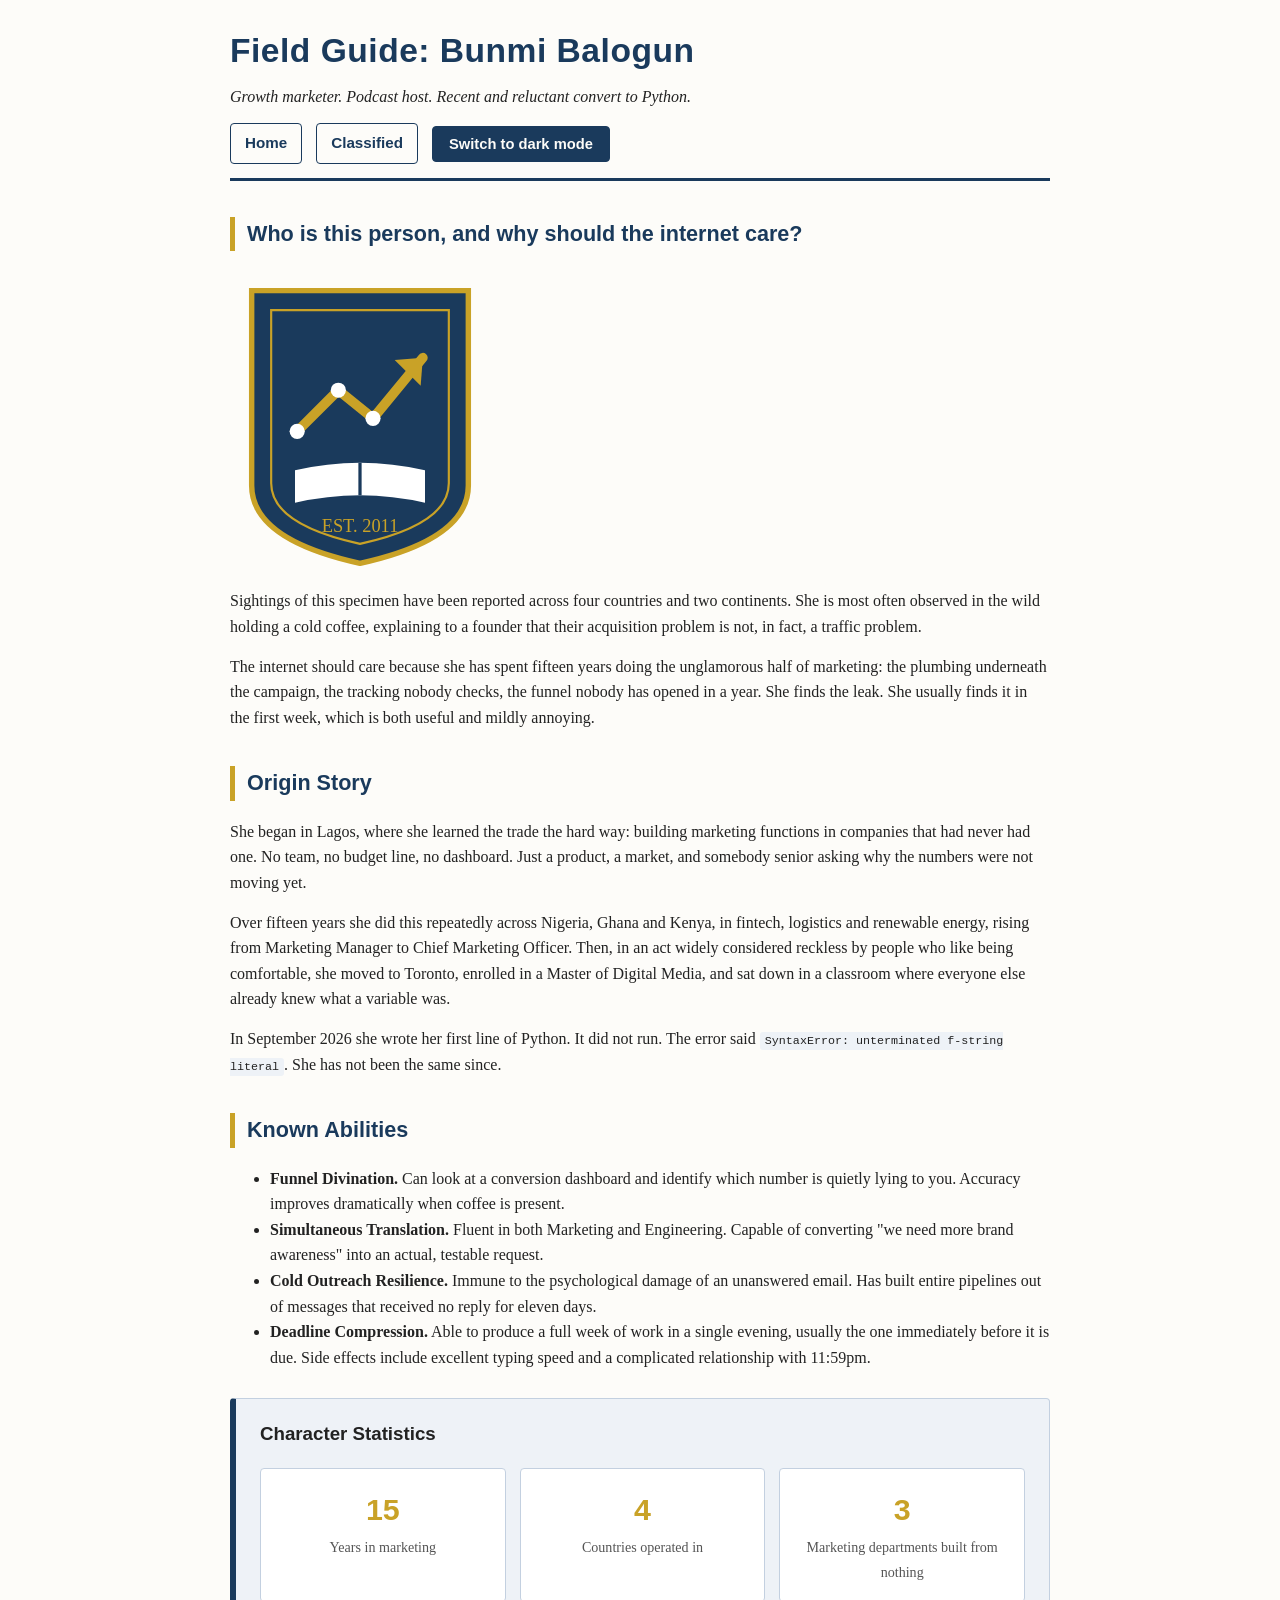
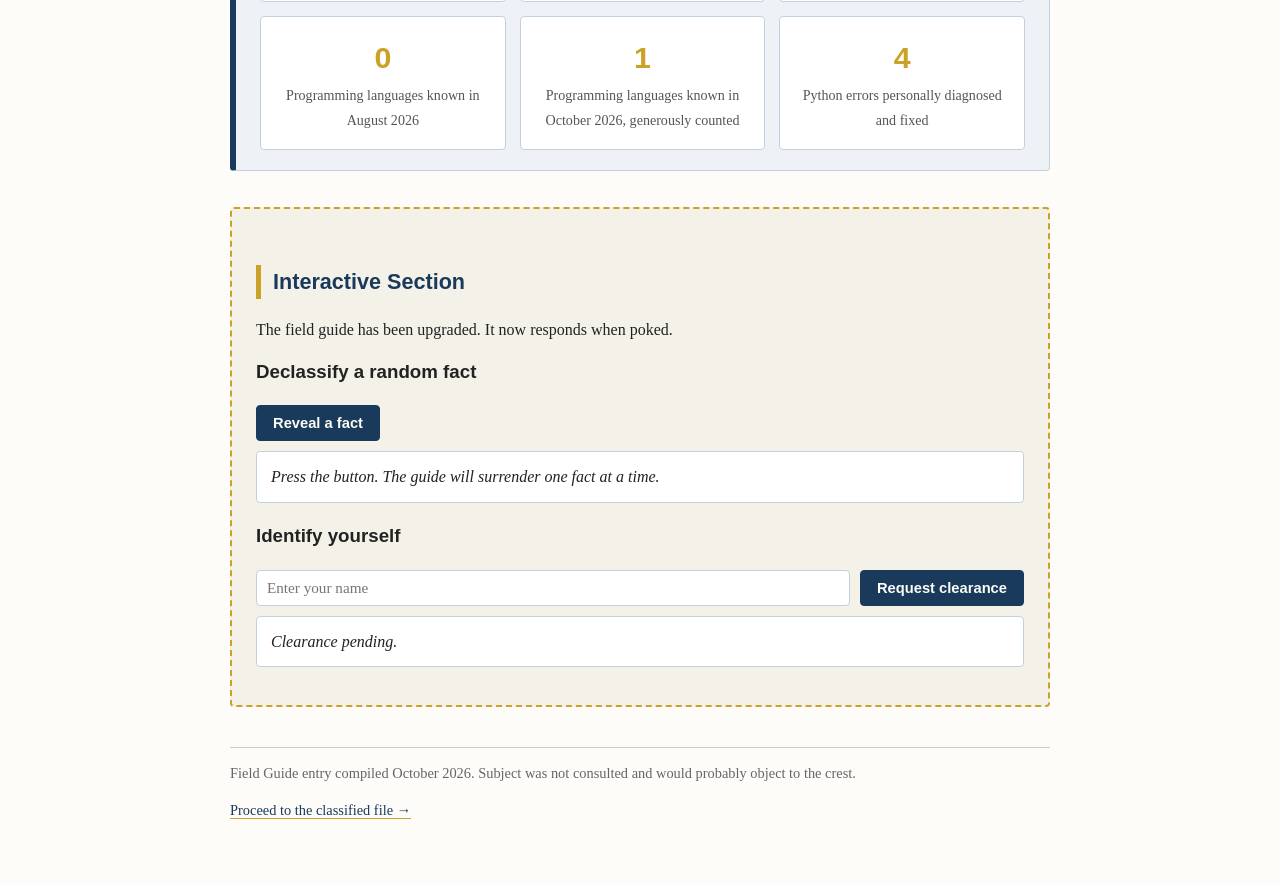
<file: index.html>
<!DOCTYPE html>
<html lang="en">
<head>
  <meta charset="UTF-8">
  <meta name="viewport" content="width=device-width, initial-scale=1.0">
  <title>Field Guide: Bunmi Balogun</title>
  <link rel="stylesheet" href="style.css">
  <script src="script.js" defer></script>
</head>
<body>

  <header>
    <h1>Field Guide: Bunmi Balogun</h1>
    <p><em>Growth marketer. Podcast host. Recent and reluctant convert to Python.</em></p>
    <nav id="site-nav">
      <a href="index.html">Home</a>
      <a href="classified.html">Classified</a>
      <button class="btn" id="theme-button">Switch to dark mode</button>
    </nav>
  </header>

  <main>

    <section>
      <h2>Who is this person, and why should the internet care?</h2>
      <img src="crest.svg" alt="A navy and gold crest showing a rising growth arrow above an open book, representing marketing and study">
      <p>Sightings of this specimen have been reported across four countries and two continents. She is most often observed in the wild holding a cold coffee, explaining to a founder that their acquisition problem is not, in fact, a traffic problem.</p>
      <p>The internet should care because she has spent fifteen years doing the unglamorous half of marketing: the plumbing underneath the campaign, the tracking nobody checks, the funnel nobody has opened in a year. She finds the leak. She usually finds it in the first week, which is both useful and mildly annoying.</p>
    </section>

    <section>
      <h2>Origin Story</h2>
      <p>She began in Lagos, where she learned the trade the hard way: building marketing functions in companies that had never had one. No team, no budget line, no dashboard. Just a product, a market, and somebody senior asking why the numbers were not moving yet.</p>
      <p>Over fifteen years she did this repeatedly across Nigeria, Ghana and Kenya, in fintech, logistics and renewable energy, rising from Marketing Manager to Chief Marketing Officer. Then, in an act widely considered reckless by people who like being comfortable, she moved to Toronto, enrolled in a Master of Digital Media, and sat down in a classroom where everyone else already knew what a variable was.</p>
      <p>In September 2026 she wrote her first line of Python. It did not run. The error said <code>SyntaxError: unterminated f-string literal</code>. She has not been the same since.</p>
    </section>

    <section>
      <h2>Known Abilities</h2>
      <ul>
        <li><strong>Funnel Divination.</strong> Can look at a conversion dashboard and identify which number is quietly lying to you. Accuracy improves dramatically when coffee is present.</li>
        <li><strong>Simultaneous Translation.</strong> Fluent in both Marketing and Engineering. Capable of converting "we need more brand awareness" into an actual, testable request.</li>
        <li><strong>Cold Outreach Resilience.</strong> Immune to the psychological damage of an unanswered email. Has built entire pipelines out of messages that received no reply for eleven days.</li>
        <li><strong>Deadline Compression.</strong> Able to produce a full week of work in a single evening, usually the one immediately before it is due. Side effects include excellent typing speed and a complicated relationship with 11:59pm.</li>
      </ul>
    </section>

    <div class="panel">
      <h3>Character Statistics</h3>
      <div class="card-row">
        <div class="card">
          <span class="card-number">15</span>
          <span class="card-label">Years in marketing</span>
        </div>
        <div class="card">
          <span class="card-number">4</span>
          <span class="card-label">Countries operated in</span>
        </div>
        <div class="card">
          <span class="card-number">3</span>
          <span class="card-label">Marketing departments built from nothing</span>
        </div>
        <div class="card">
          <span class="card-number">0</span>
          <span class="card-label">Programming languages known in August 2026</span>
        </div>
        <div class="card">
          <span class="card-number">1</span>
          <span class="card-label">Programming languages known in October 2026, generously counted</span>
        </div>
        <div class="card">
          <span class="card-number">4</span>
          <span class="card-label">Python errors personally diagnosed and fixed</span>
        </div>
      </div>
    </div>

    <section id="interactive">
      <h2>Interactive Section</h2>
      <p>The field guide has been upgraded. It now responds when poked.</p>

      <h3>Declassify a random fact</h3>
      <div class="control-row">
        <button class="btn" id="fact-button">Reveal a fact</button>
      </div>
      <p id="fact-display">Press the button. The guide will surrender one fact at a time.</p>

      <h3>Identify yourself</h3>
      <div class="control-row">
        <input type="text" id="name-input" placeholder="Enter your name">
        <button class="btn" id="greet-button">Request clearance</button>
      </div>
      <p id="greeting-output">Clearance pending.</p>
    </section>

  </main>

  <footer>
    <p>Field Guide entry compiled October 2026. Subject was not consulted and would probably object to the crest.</p>
    <p><a href="classified.html">Proceed to the classified file &rarr;</a></p>
  </footer>

</body>
</html>
</file>
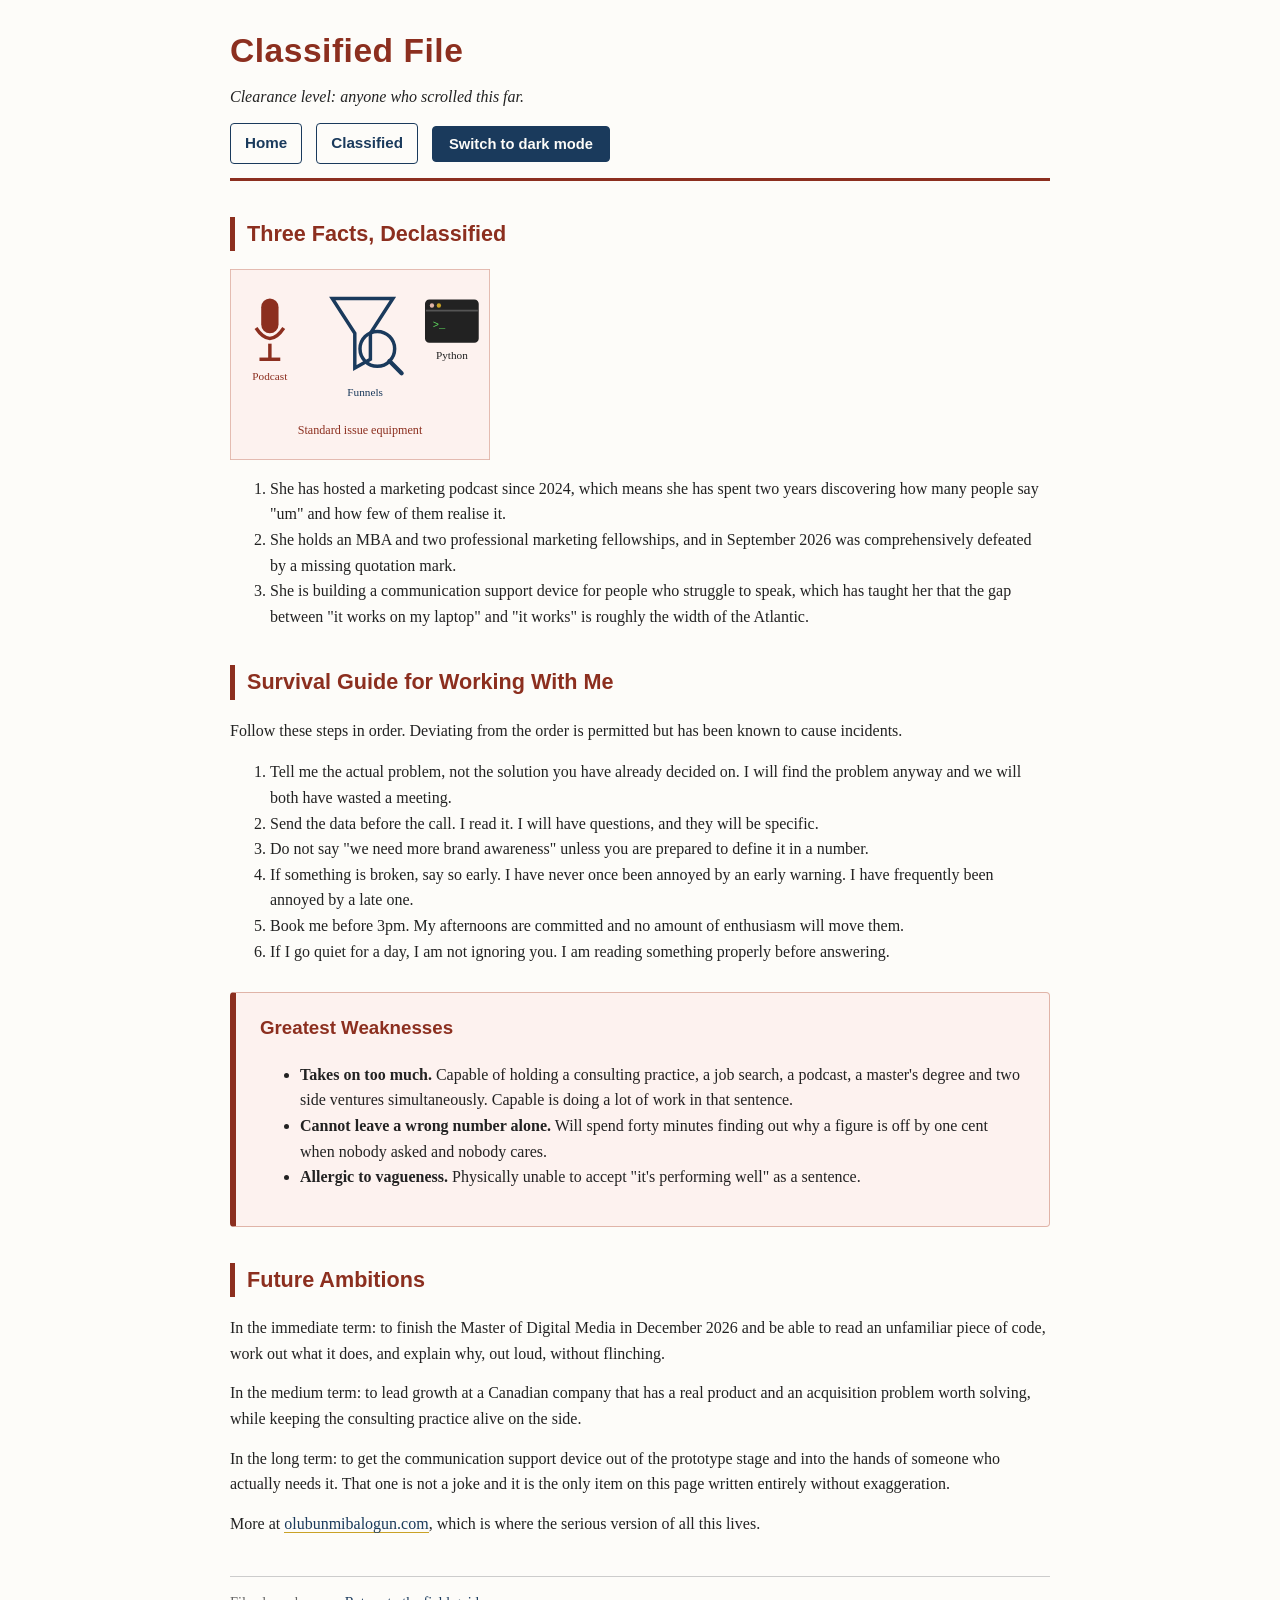
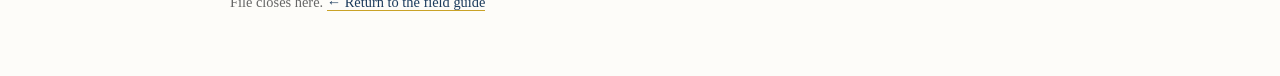
<file: classified.html>
<!DOCTYPE html>
<html lang="en">
<head>
  <meta charset="UTF-8">
  <meta name="viewport" content="width=device-width, initial-scale=1.0">
  <title>Classified File: Bunmi Balogun</title>
  <link rel="stylesheet" href="style.css">
  <script src="script.js" defer></script>
</head>
<body class="page-classified">

  <header>
    <h1>Classified File</h1>
    <p><em>Clearance level: anyone who scrolled this far.</em></p>
    <nav id="site-nav">
      <a href="index.html">Home</a>
      <a href="classified.html">Classified</a>
      <button class="btn" id="theme-button">Switch to dark mode</button>
    </nav>
  </header>

  <main>

    <section>
      <h2>Three Facts, Declassified</h2>
      <img src="toolkit.svg" alt="A diagram of three labelled toolkit items: a microphone, a magnifying glass over a funnel, and a terminal window">
      <ol>
        <li>She has hosted a marketing podcast since 2024, which means she has spent two years discovering how many people say "um" and how few of them realise it.</li>
        <li>She holds an MBA and two professional marketing fellowships, and in September 2026 was comprehensively defeated by a missing quotation mark.</li>
        <li>She is building a communication support device for people who struggle to speak, which has taught her that the gap between "it works on my laptop" and "it works" is roughly the width of the Atlantic.</li>
      </ol>
    </section>

    <section>
      <h2>Survival Guide for Working With Me</h2>
      <p>Follow these steps in order. Deviating from the order is permitted but has been known to cause incidents.</p>
      <ol>
        <li>Tell me the actual problem, not the solution you have already decided on. I will find the problem anyway and we will both have wasted a meeting.</li>
        <li>Send the data before the call. I read it. I will have questions, and they will be specific.</li>
        <li>Do not say "we need more brand awareness" unless you are prepared to define it in a number.</li>
        <li>If something is broken, say so early. I have never once been annoyed by an early warning. I have frequently been annoyed by a late one.</li>
        <li>Book me before 3pm. My afternoons are committed and no amount of enthusiasm will move them.</li>
        <li>If I go quiet for a day, I am not ignoring you. I am reading something properly before answering.</li>
      </ol>
    </section>

    <div class="panel panel-alert">
      <h3>Greatest Weaknesses</h3>
      <ul>
        <li><strong>Takes on too much.</strong> Capable of holding a consulting practice, a job search, a podcast, a master's degree and two side ventures simultaneously. Capable is doing a lot of work in that sentence.</li>
        <li><strong>Cannot leave a wrong number alone.</strong> Will spend forty minutes finding out why a figure is off by one cent when nobody asked and nobody cares.</li>
        <li><strong>Allergic to vagueness.</strong> Physically unable to accept "it's performing well" as a sentence.</li>
      </ul>
    </div>

    <section>
      <h2>Future Ambitions</h2>
      <p>In the immediate term: to finish the Master of Digital Media in December 2026 and be able to read an unfamiliar piece of code, work out what it does, and explain why, out loud, without flinching.</p>
      <p>In the medium term: to lead growth at a Canadian company that has a real product and an acquisition problem worth solving, while keeping the consulting practice alive on the side.</p>
      <p>In the long term: to get the communication support device out of the prototype stage and into the hands of someone who actually needs it. That one is not a joke and it is the only item on this page written entirely without exaggeration.</p>
      <p>More at <a href="https://olubunmibalogun.com">olubunmibalogun.com</a>, which is where the serious version of all this lives.</p>
    </section>

  </main>

  <footer>
    <p>File closes here. <a href="index.html">&larr; Return to the field guide</a></p>
  </footer>

</body>
</html>
</file>
<file: style.css>
/* ============================================================
   DG8002 - Activity 7: TAG-Me Extreme Makeover
   Author: Olubunmi Balogun
   External stylesheet for the Totally Accurate Guide website.
   ============================================================ */


/* ---------- 1. BASE / ELEMENT SELECTORS ---------- */

body {
  font-family: Georgia, "Times New Roman", serif;
  background-color: #fdfcf9;
  color: #222222;
  line-height: 1.6;
  max-width: 820px;
  width: 90%;
  margin: 0 auto;
  padding: 24px 0 48px 0;
}

h1 {
  font-family: "Helvetica Neue", Arial, sans-serif;
  color: #1a3a5c;
  font-size: 2.1rem;
  letter-spacing: 0.5px;
  margin: 0 0 6px 0;
}

h2 {
  font-family: "Helvetica Neue", Arial, sans-serif;
  color: #1a3a5c;
  font-size: 1.35rem;
  border-left: 5px solid #c9a227;
  padding-left: 12px;
  margin-top: 36px;
}

h3 {
  font-family: "Helvetica Neue", Arial, sans-serif;
  margin-top: 0;
}

p {
  margin: 0 0 14px 0;
}

a {
  color: #1a3a5c;
  text-decoration: none;
  border-bottom: 1px solid #c9a227;
}

a:hover {
  color: #c9a227;
  border-bottom-color: #1a3a5c;
}

img {
  max-width: 100%;
  width: 260px;
  height: auto;
  display: block;
  margin: 0 0 16px 0;
}

code {
  background-color: #eef2f7;
  padding: 2px 5px;
  border-radius: 3px;
  font-size: 0.9em;
}


/* ---------- 2. HEADER AND NAVIGATION (FLEXBOX) ---------- */

header {
  border-bottom: 3px solid #1a3a5c;
  padding-bottom: 14px;
  margin-bottom: 8px;
}

#site-nav {
  display: flex;
  flex-wrap: wrap;
  align-items: center;
  gap: 14px;
  margin-top: 14px;
}

#site-nav a {
  font-family: "Helvetica Neue", Arial, sans-serif;
  font-weight: bold;
  font-size: 0.95rem;
  border: 1px solid #1a3a5c;
  border-radius: 4px;
  padding: 7px 14px;
}

#site-nav a:hover {
  background-color: #1a3a5c;
  color: #fdfcf9;
}


/* ---------- 3. REUSABLE CLASS: PANEL ---------- */
/* A boxed container used for the statistics and weaknesses sections. */

.panel {
  background-color: #eef2f7;
  border: 1px solid #c3d0e0;
  border-left: 6px solid #1a3a5c;
  border-radius: 4px;
  padding: 20px 24px;
  margin: 28px 0;
}

/* Variation used on the Classified page */
.panel-alert {
  background-color: #fdf2ef;
  border-color: #e0b4a8;
  border-left-color: #8c2f1f;
}

.panel-alert h3 {
  color: #8c2f1f;
}


/* ---------- 4. REUSABLE CLASS: CARD (FLEXBOX ROW) ---------- */

.card-row {
  display: flex;
  flex-wrap: wrap;
  gap: 14px;
  margin-top: 16px;
}

.card {
  flex: 1 1 180px;
  background-color: #ffffff;
  border: 1px solid #c3d0e0;
  border-radius: 4px;
  padding: 16px;
  text-align: center;
}

.card-number {
  font-family: "Helvetica Neue", Arial, sans-serif;
  font-size: 1.9rem;
  font-weight: bold;
  color: #c9a227;
  display: block;
}

.card-label {
  font-size: 0.88rem;
  color: #555555;
}


/* ---------- 5. REUSABLE CLASS: BUTTON ---------- */

.btn {
  font-family: "Helvetica Neue", Arial, sans-serif;
  font-size: 0.92rem;
  font-weight: bold;
  color: #fdfcf9;
  background-color: #1a3a5c;
  border: 1px solid #1a3a5c;
  border-radius: 4px;
  padding: 9px 16px;
  cursor: pointer;
}

.btn:hover {
  background-color: #c9a227;
  border-color: #c9a227;
  color: #1a3a5c;
}


/* ---------- 6. INTERACTIVE SECTION (Activity 8) ---------- */

#interactive {
  background-color: #f4f1e8;
  border: 2px dashed #c9a227;
  border-radius: 4px;
  padding: 20px 24px;
  margin-top: 36px;
}

.control-row {
  display: flex;
  flex-wrap: wrap;
  align-items: center;
  gap: 10px;
  margin-bottom: 10px;
}

#name-input {
  font-family: Georgia, serif;
  font-size: 0.95rem;
  padding: 8px 10px;
  border: 1px solid #c3d0e0;
  border-radius: 4px;
  flex: 1 1 200px;
}

#fact-display,
#greeting-output {
  background-color: #ffffff;
  border: 1px solid #c3d0e0;
  border-radius: 4px;
  padding: 12px 14px;
  margin: 0 0 18px 0;
  min-height: 24px;
  font-style: italic;
}

.error-text {
  color: #8c2f1f;
  font-style: normal;
  font-weight: bold;
}


/* ---------- 7. FOOTER ---------- */

footer {
  border-top: 1px solid #cccccc;
  margin-top: 40px;
  padding-top: 14px;
  font-size: 0.9rem;
  color: #666666;
}


/* ---------- 8. CLASSIFIED PAGE VARIATION ---------- */

.page-classified header {
  border-bottom-color: #8c2f1f;
}

.page-classified h1,
.page-classified h2 {
  color: #8c2f1f;
}

.page-classified h2 {
  border-left-color: #8c2f1f;
}


/* ---------- 9. DARK MODE (toggled by JavaScript in Activity 8) ---------- */

body.dark-mode {
  background-color: #14181f;
  color: #e6e6e6;
}

body.dark-mode h1,
body.dark-mode h2,
body.dark-mode h3 {
  color: #e8c547;
}

body.dark-mode h2 {
  border-left-color: #e8c547;
}

body.dark-mode a {
  color: #8fc4ff;
  border-bottom-color: #e8c547;
}

body.dark-mode a:hover {
  color: #e8c547;
}

body.dark-mode header {
  border-bottom-color: #e8c547;
}

body.dark-mode #site-nav a {
  border-color: #8fc4ff;
}

body.dark-mode #site-nav a:hover {
  background-color: #8fc4ff;
  color: #14181f;
}

body.dark-mode .panel,
body.dark-mode .card,
body.dark-mode #interactive {
  background-color: #1e242e;
  border-color: #3a4556;
  color: #e6e6e6;
}

body.dark-mode .panel {
  border-left-color: #e8c547;
}

body.dark-mode .card-label {
  color: #b3b3b3;
}

body.dark-mode #fact-display,
body.dark-mode #greeting-output,
body.dark-mode #name-input {
  background-color: #1e242e;
  border-color: #3a4556;
  color: #e6e6e6;
}

body.dark-mode code {
  background-color: #2b3340;
  color: #e8c547;
}

body.dark-mode .btn {
  background-color: #e8c547;
  border-color: #e8c547;
  color: #14181f;
}

body.dark-mode .btn:hover {
  background-color: #8fc4ff;
  border-color: #8fc4ff;
}

body.dark-mode footer {
  border-top-color: #3a4556;
  color: #9aa3ad;
}

body.dark-mode .error-text {
  color: #ff9c8a;
}


/* ---------- 10. RESPONSIVE DESIGN (MEDIA QUERY) ---------- */

@media (max-width: 640px) {

  body {
    width: 94%;
    padding: 16px 0 32px 0;
    font-size: 0.97rem;
  }

  h1 {
    font-size: 1.6rem;
  }

  h2 {
    font-size: 1.15rem;
  }

  /* Stack the navigation vertically so the links are easier to tap */
  #site-nav {
    flex-direction: column;
    align-items: stretch;
  }

  #site-nav a {
    text-align: center;
  }

  /* Cards take the full width instead of sitting side by side */
  .card {
    flex: 1 1 100%;
  }

  .panel,
  #interactive {
    padding: 16px;
  }

  img {
    width: 100%;
  }
}
</file>
